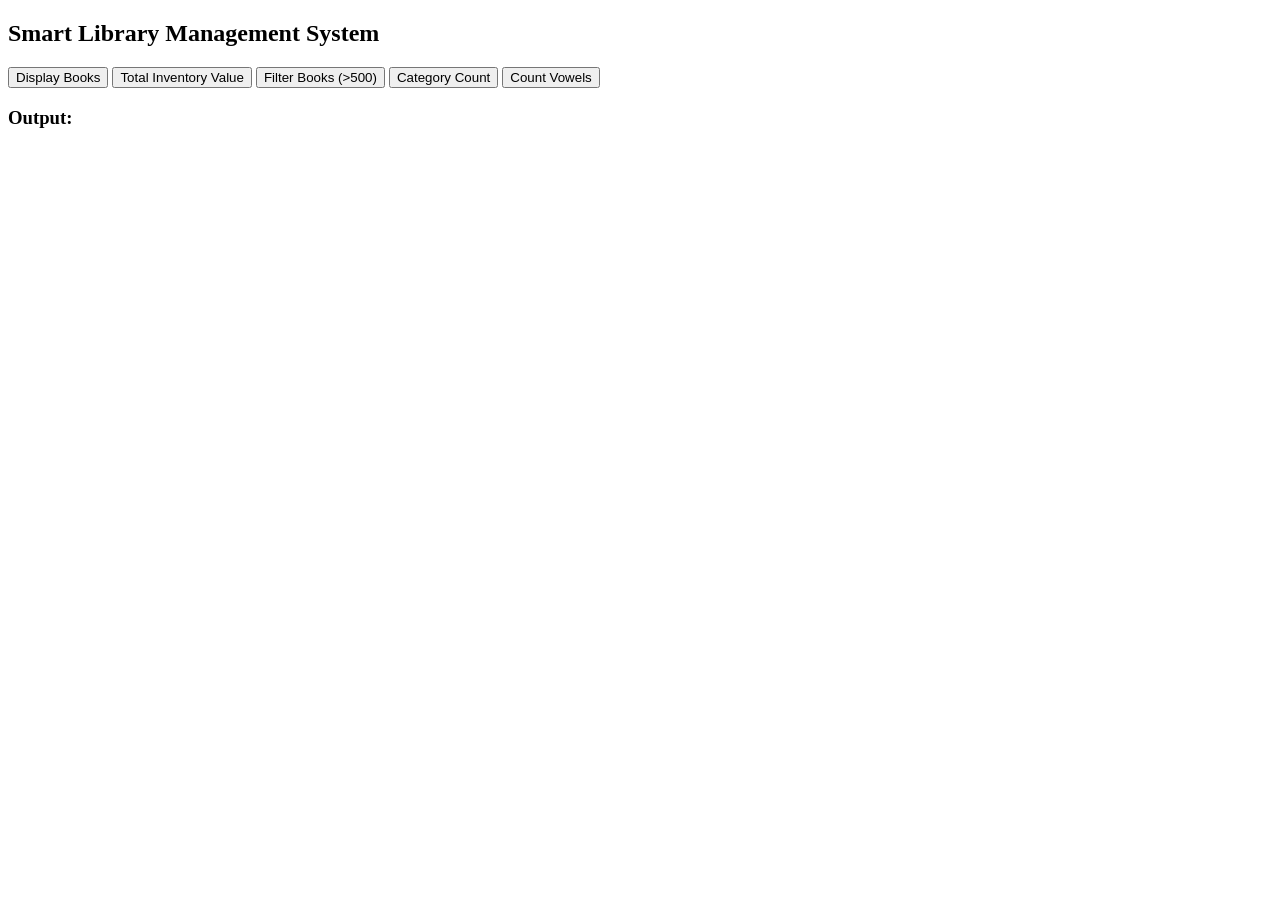
<file: Book.html>
<!DOCTYPE html>
<html>
<head>
  <title>Library Management System</title>
</head>
<body>

  <h2>Smart Library Management System</h2>

  <!-- Buttons for Event Handling -->
  <button onclick="displayBooks()">Display Books</button>
  <button onclick="totalValue()">Total Inventory Value</button>
  <button onclick="filterBooks()">Filter Books (>500)</button>
  <button onclick="categoryCount()">Category Count</button>
  <button onclick="countVowels()">Count Vowels</button>

  <h3>Output:</h3>
  <div id="output"></div>

<script>

// Book Data
const books = [
  { id: 1, title: "JavaScript Basics", author: "John", price: 600, quantity: 2, category: "Programming" },
  { id: 2, title: "Python Guide", author: "Alice", price: 450, quantity: 3, category: "Programming" },
  { id: 3, title: "Data Science", author: "Bob", price: 800, quantity: 1, category: "Data" },
  { id: 4, title: "English Grammar", author: "Smith", price: 300, quantity: 4, category: "Language" }
];

// 1. Display Book Details
function displayBooks() {
  let result = "";
  for (let book of books) {
    for (let key in book) {
      result += key + ": " + book[key] + "<br>";
    }
    result += "<hr>";
  }
  document.getElementById("output").innerHTML = result;
}

// 2. Total Inventory Value
function totalValue() {
  let total = 0;
  for (let book of books) {
    total += book.price * book.quantity;
  }
  document.getElementById("output").innerHTML = "Total Inventory Value: " + total;
}

// 3. Filter Books by Price
function filterBooks() {
  let result = "Books with price > 500:<br>";
  for (let book of books) {
    if (book.price > 500) {
      result += book.title + "<br>";
    }
  }
  document.getElementById("output").innerHTML = result;
}

// 4. Category-wise Count
function categoryCount() {
  let count = {};
  for (let book of books) {
    if (count[book.category]) {
      count[book.category]++;
    } else {
      count[book.category] = 1;
    }
  }

  let result = "Category Count:<br>";
  for (let key in count) {
    result += key + ": " + count[key] + "<br>";
  }

  document.getElementById("output").innerHTML = result;
}

// 5. Count Vowels in Titles
function countVowels() {
  let count = 0;
  const vowels = "aeiouAEIOU";

  for (let book of books) {
    for (let char of book.title) {
      if (vowels.includes(char)) {
        count++;
      }
    }
  }

  document.getElementById("output").innerHTML = "Total Vowels in Titles: " + count;
}

</script>

</body>
</html>
</file>
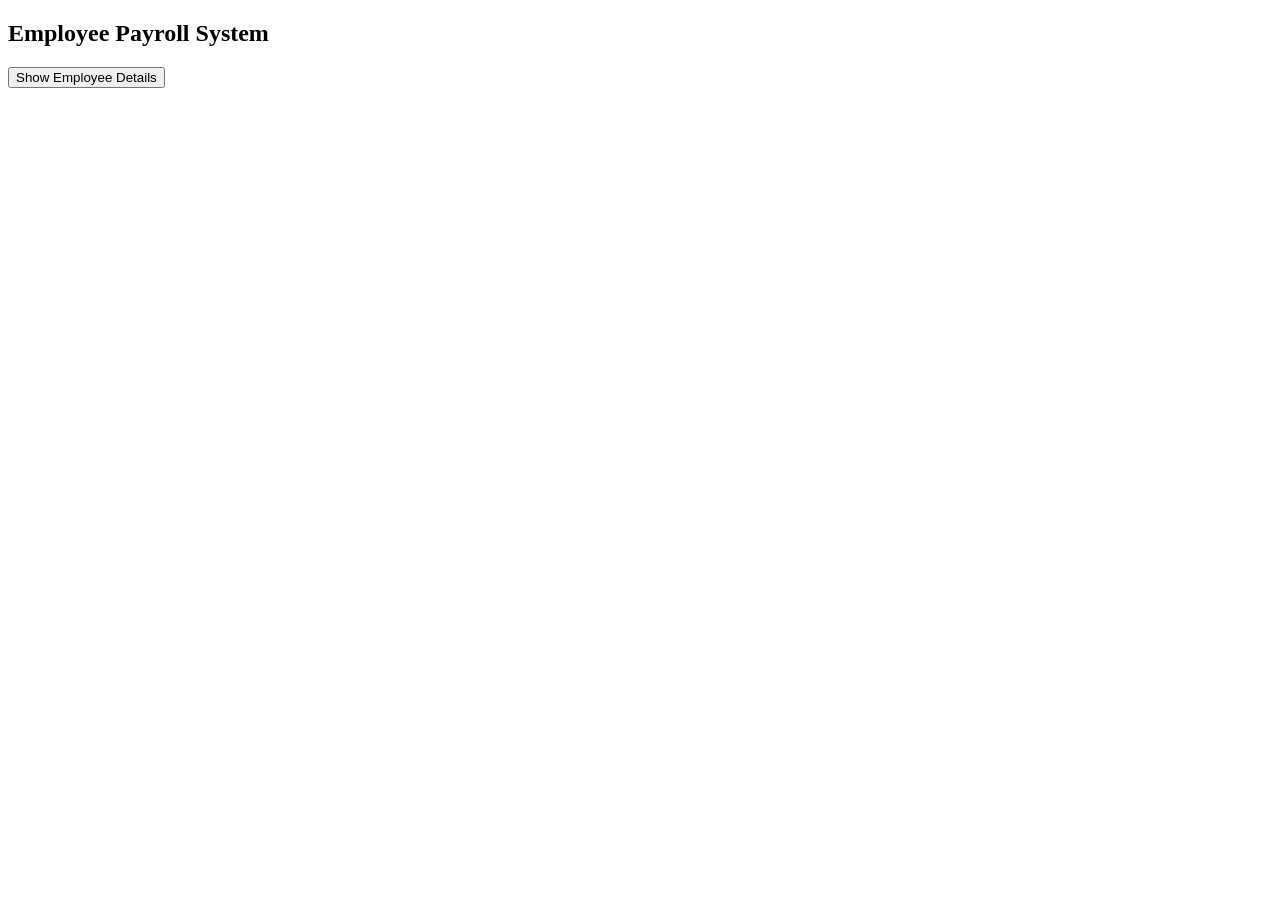
<file: Employee.html>
<!DOCTYPE html>
<html>
<head>
  <title>Employee Payroll</title>
</head>
<body>
<h2>Employee Payroll System</h2>
<button onclick="showEmployee()">Show Employee Details</button>
<div id="output"></div>
<script>
  class Employee {
    constructor(name, basic, ...allowances) {
      this.name = name;
      this.basic = basic;
      this.allowances = allowances;
    }

    getTotalSalary = () => {
      const total = this.allowances.reduce((sum, a) => sum + a, 0);
      return this.basic + total;
    };
  }
  const showEmployee = () => {
    const emp = new Employee("Jhansi", 30000, 2000, 1500, 1000);
    const { name, basic, allowances } = emp;
    document.getElementById("output").innerHTML = `
      <p>Name: ${name}</p>
      <p>Basic Salary: ${basic}</p>
      <p>Allowances: ${allowances.join(", ")}</p>
      <p>Total Salary: ${emp.getTotalSalary()}</p>
    `;
  };
</script>
</body>
</html>
</file>
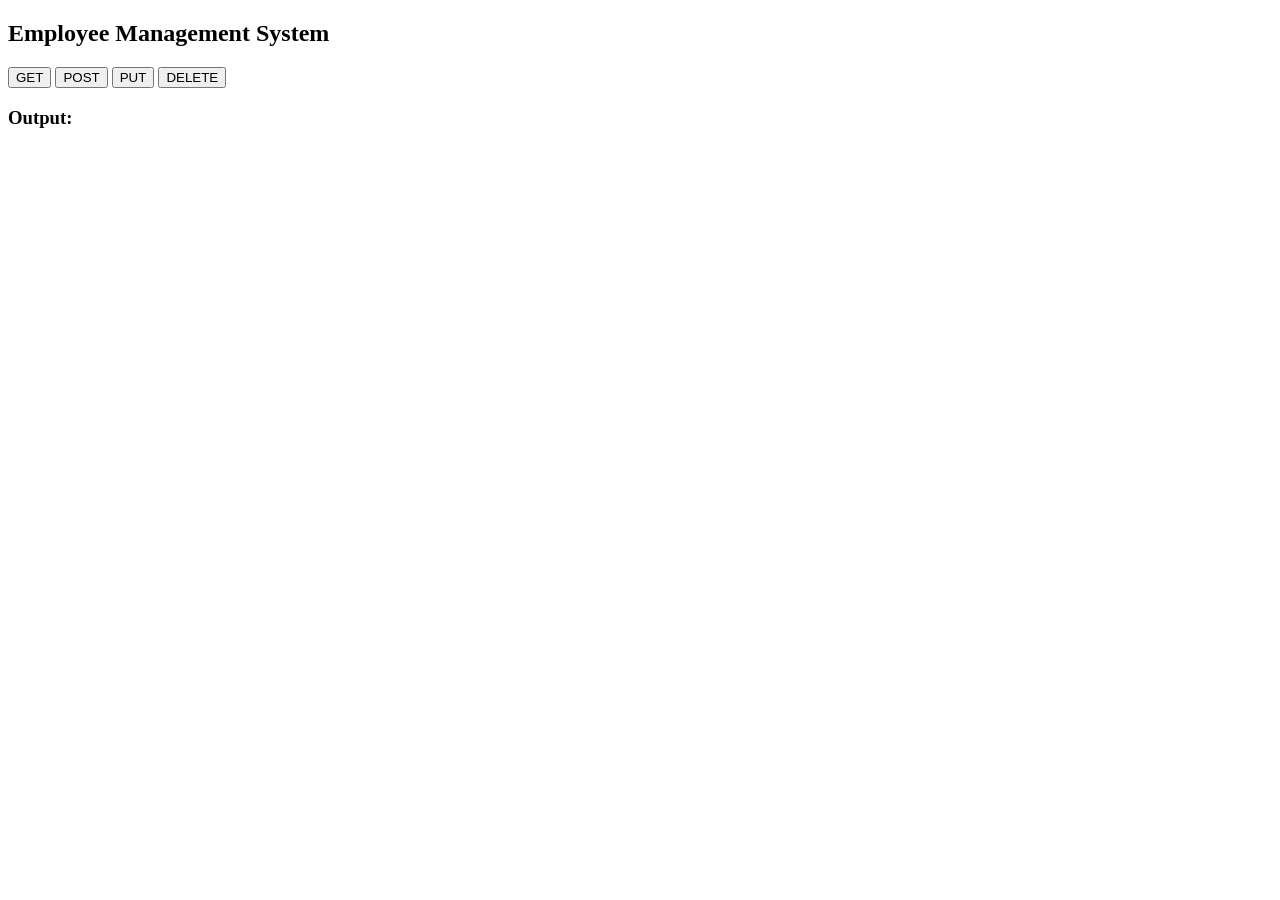
<file: EmployeePromises.html>
<!DOCTYPE html>
<html>
<head>
    <title>Employee Management System</title>
</head>
<body>

<h2>Employee Management System</h2>

<button onclick="getEmployee()">GET</button>
<button onclick="addEmployee()">POST</button>
<button onclick="updateEmployee()">PUT</button>
<button onclick="deleteEmployee()">DELETE</button>

<h3>Output:</h3>
<p id="output"></p>

<script>

    // GET Employee Details
    function getEmployee() {

        document.getElementById("output").innerHTML =

        "<h3>Employee List</h3>" +

        "1. Name: Jhansi <br>" +
        "Salary: 80000 <br>" +
        "Email: Jhansi@gmail.com <br><br>" +

        "2. Name: Sravya <br>" +
        "Salary: 40000 <br>" +
        "Email: Sravya@gmail.com";
    }


    // POST Add New Employee
    function addEmployee() {

        document.getElementById("output").innerHTML =

        "<h3>Updated Employee List</h3>" +

        "1. Name: Jhansi <br>" +
        "Salary: 80000 <br>" +
        "Email: radha@gmail.com <br><br>" +

        "2. Name: Sravya <br>" +
        "Salary: 40000 <br>" +
        "Email: Sravya@gmail.com <br><br>" +

        "3. Name: Nandu <br>" +
        "Salary: 65000 <br>" +
        "Email: Nandu@gmail.com";
    }


    // PUT Update Employee Details
    function updateEmployee() {

        document.getElementById("output").innerHTML =

        "<h3>Updated Employee Details</h3>" +

        "1. Name: Jhansi Priya <br>" +
        "Salary: 60000 <br>" +
        "Email: radha123@gmail.com <br><br>" +

        "2. Name: Sravya <br>" +
        "Salary: 40000 <br>" +
        "Email: Sravya@gmail.com <br><br>" +

        "3. Name: Nandu <br>" +
        "Salary: 65000 <br>" +
        "Email: Nandu@gmail.com";
    }


    // DELETE Employee
    function deleteEmployee() {

        document.getElementById("output").innerHTML =

        "<h3>Employee List After Delete</h3>" +

        "1. Name: Jhansi Priya <br>" +
        "Salary: 80000 <br>" +
        "Email: Jhansi123@gmail.com <br><br>" +

        "2. Name: Nandu <br>" +
        "Salary: 65000 <br>" +
        "Email: Nandu@gmail.com";
    }

</script>

</body>
</html>
</file>
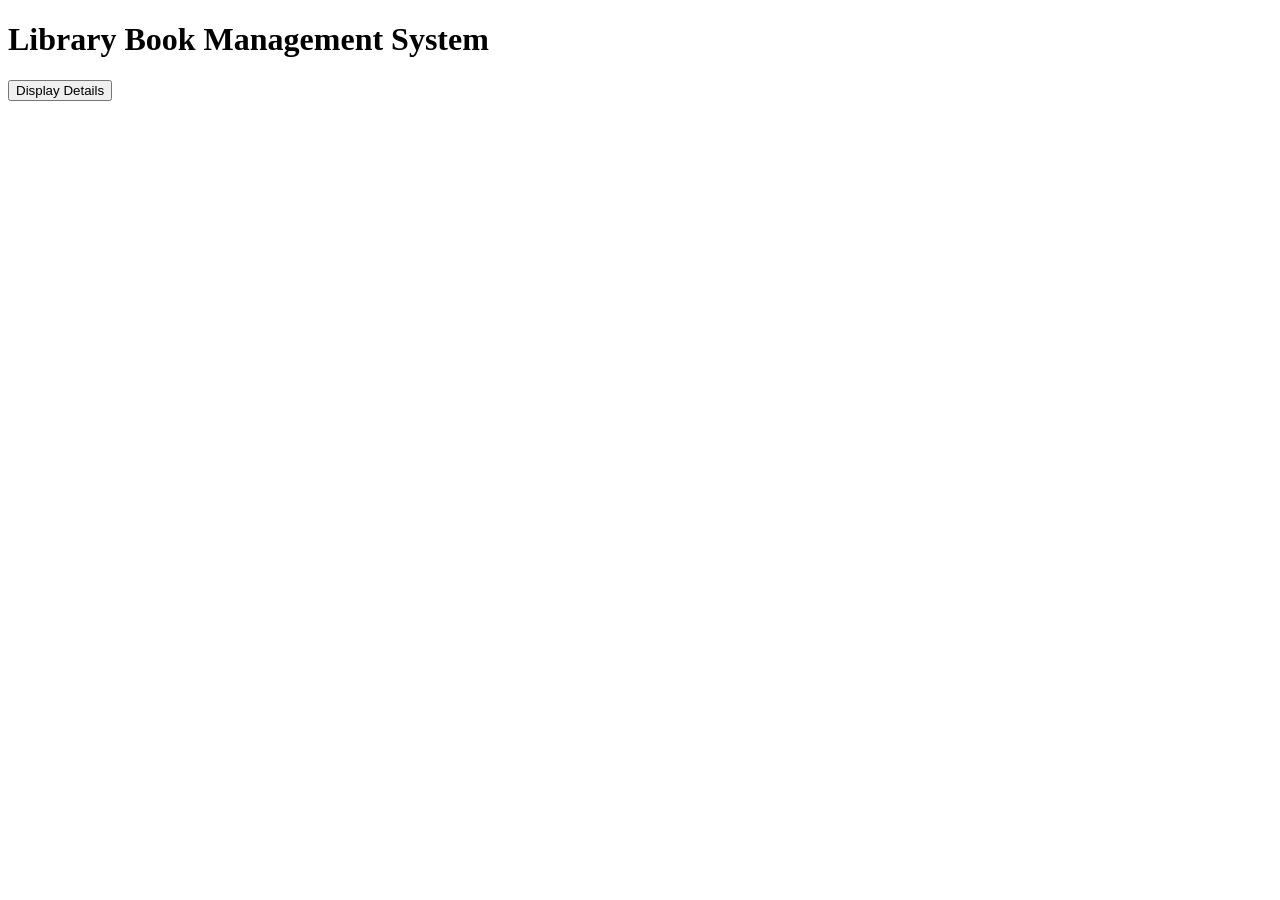
<file: Librarybook.html>
<!DOCTYPE html>
<html>
    <head>

    </head>
    <body>
        <h1>Library Book Management System</h1>
        <button onclick="DisplayDetails()">Display Details</button>
        <p id="output"></p>
        <script>
            class Book{
                constructor(title,author,price,...discounts){
                    this.title=title;
                    this.author=author;
                    this.price=price;
                    this.discounts=discounts;
                }
                
                finalprice=()=>{
                    const totaldis=this.discounts.reduce((sum,d)=>sum+d,0);
                    return this.price-totaldis;
                };
            }
            const DisplayDetails=()=>{
                const book=new Book("Polity","Shaik",4000,89,90,78);
                const{title,author,price,discounts}=book;
                    document.getElementById("output").innerHTML = `
                    <p>Name: ${title}</p>
                    <p>Author: ${author}</p>
                    <p>price: ${price}</p>
                   <p>Total Cost: ${book.finalprice()}</p>
                  `;

            }
        </script>
    </body>
</html>
</file>
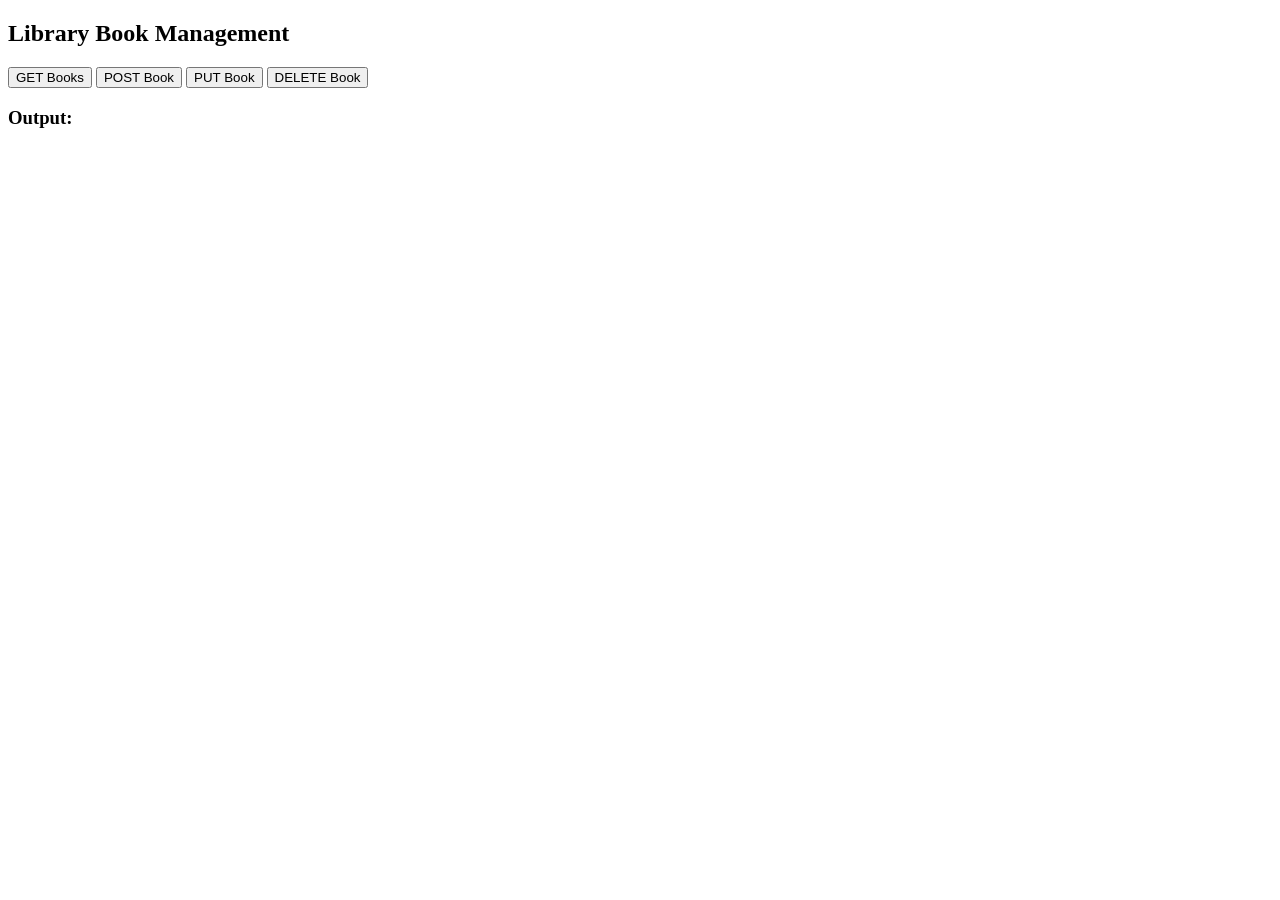
<file: LibraryPromises.html>
<!DOCTYPE html>
<html>
<head>
    <title>Library Management System</title>
</head>
<body>

<h2>Library Book Management</h2>

<button onclick="getBooks()">GET Books</button>
<button onclick="addBook()">POST Book</button>
<button onclick="updateBook()">PUT Book</button>
<button onclick="deleteBook()">DELETE Book</button>

<h3>Output:</h3>
<p id="output"></p>

<script>

    // GET Books
    function getBooks() {

        document.getElementById("output").innerHTML =

        "<h3>Book List</h3>" +

        "1. Book: The Alchemist <br>" +
        "Author: Paulo Coelho <br>" +
        "Price: 400 <br><br>" +

        "2. Book: Atomic Habits <br>" +
        "Author: James Clear <br>" +
        "Price: 550";
    }


    // POST Add New Book
    function addBook() {

        document.getElementById("output").innerHTML =

        "<h3>Updated Book List</h3>" +

        "1. Book: The Alchemist <br>" +
        "Author: Paulo Coelho <br>" +
        "Price: 400 <br><br>" +

        "2. Book: Atomic Habits <br>" +
        "Author: James Clear <br>" +
        "Price: 550 <br><br>" +

        "3. Book: Ikigai <br>" +
        "Author: Hector Garcia <br>" +
        "Price: 300";
    }


    // PUT Update Book Details
    function updateBook() {

        document.getElementById("output").innerHTML =

        "<h3>Updated Book Details</h3>" +

        "1. Book: The Alchemist - Special Edition <br>" +
        "Author: Paulo Coelho <br>" +
        "Price: 650 <br><br>" +

        "2. Book: Atomic Habits <br>" +
        "Author: James Clear <br>" +
        "Price: 550 <br><br>" +

        "3. Book: Ikigai <br>" +
        "Author: Hector Garcia <br>" +
        "Price: 300";
    }


    // DELETE Book
    function deleteBook() {

        document.getElementById("output").innerHTML =

        "<h3>Book List After Delete</h3>" +

        "1. Book: The Alchemist - Special Edition <br>" +
        "Author: Paulo Coelho <br>" +
        "Price: 650 <br><br>" +

        "2. Book: Ikigai <br>" +
        "Author: Hector Garcia <br>" +
        "Price: 300";
    }

</script>

</body>
</html>
</file>
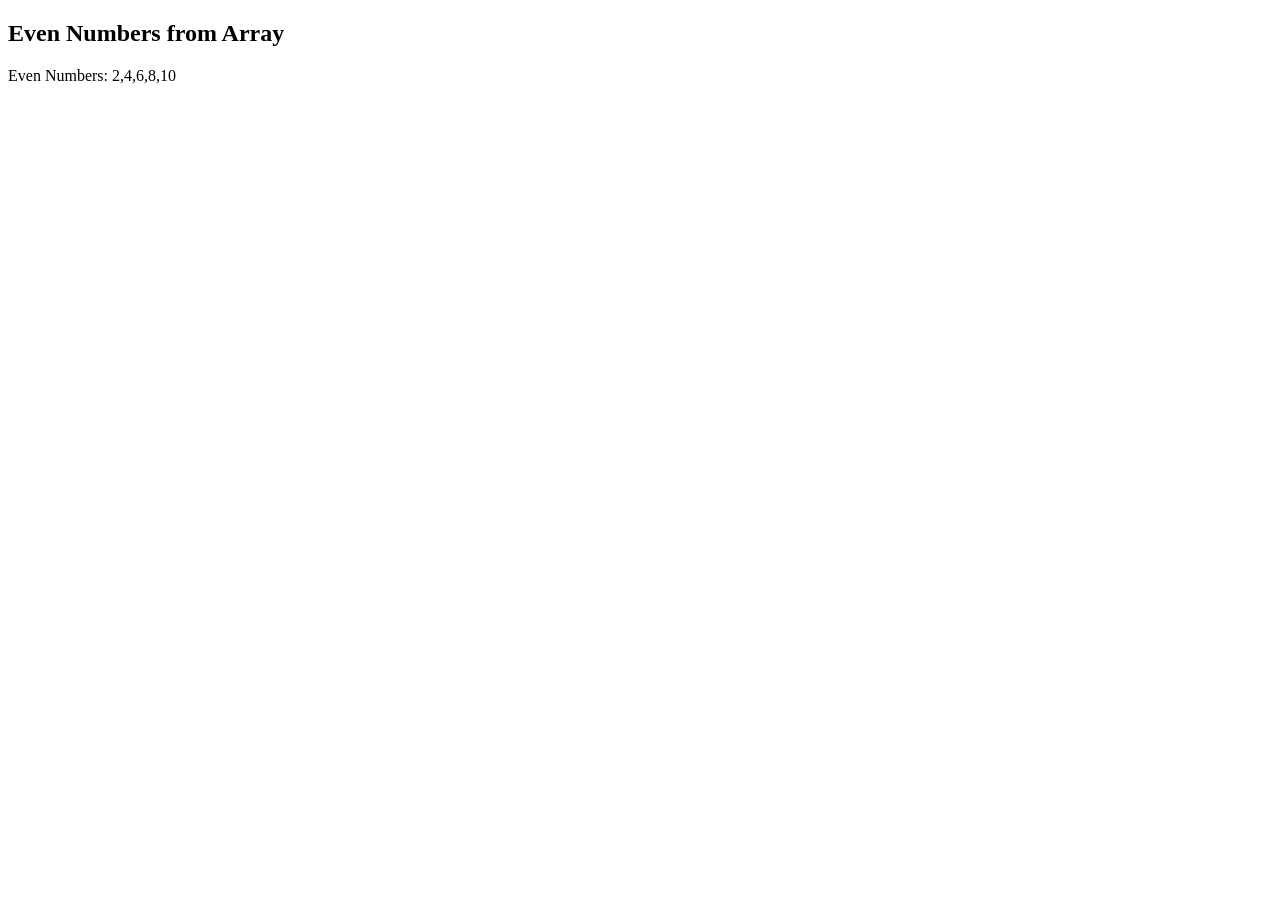
<file: OnlineShopping.html>
<!DOCTYPE html>
<html>
<head>
    <title>Even Numbers from Array</title>
</head>

<body>

    <h2>Even Numbers from Array</h2>

    <p id="result"></p>

    <script>

        let numbers = [1, 2, 3, 4, 5, 6, 7, 8, 9, 10];

        let evenNumbers = [];

        for(let i = 0; i < numbers.length; i++) {

            if(numbers[i] % 2 == 0) {

                evenNumbers.push(numbers[i]);

            }

        }

        document.getElementById("result").innerHTML =
            "Even Numbers: " + evenNumbers;

    </script>

</body>
</html>
</file>
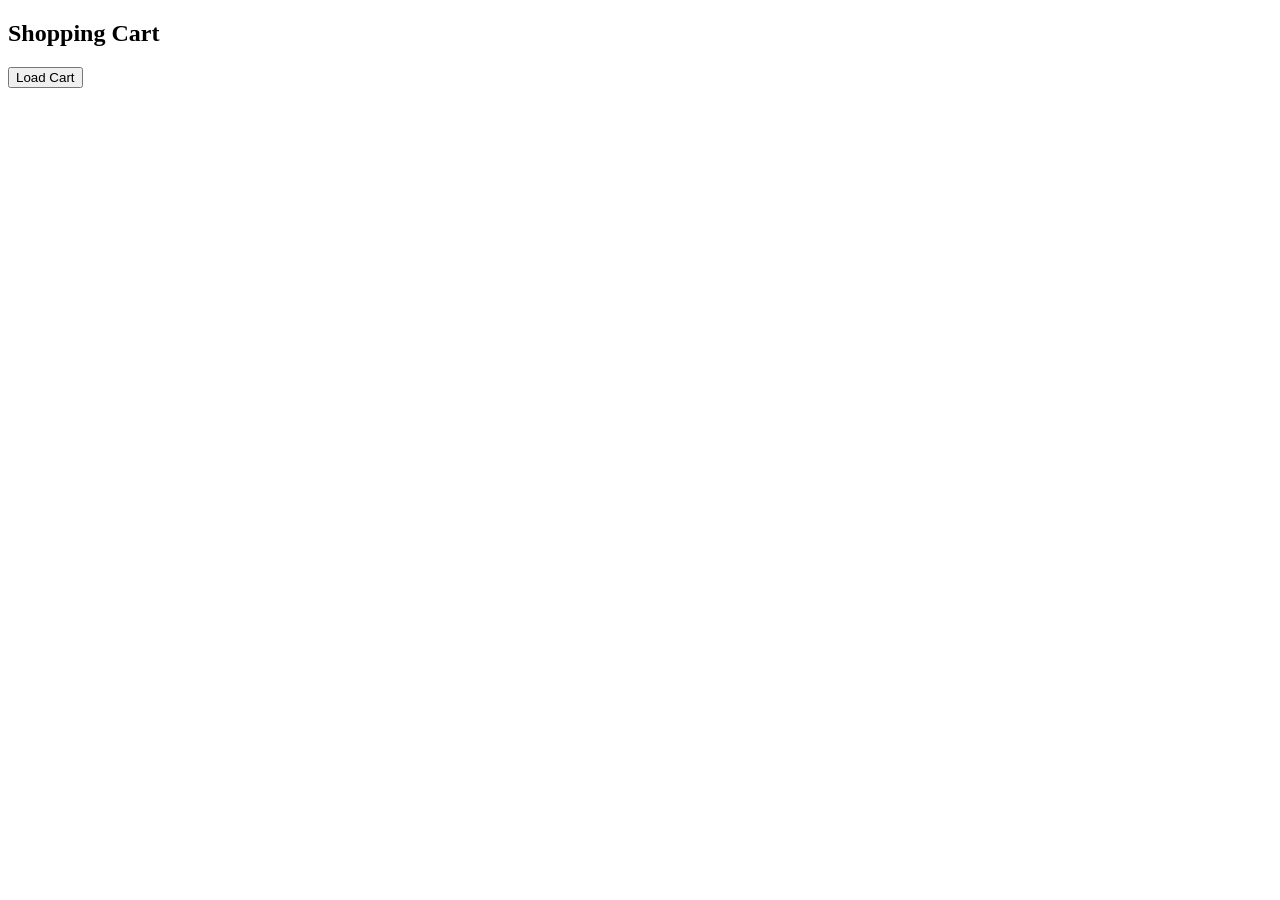
<file: ProductCart.html>
<!DOCTYPE html>
<html>
<head>
  <title>Shopping Cart</title>
</head>
<body>

<h2>Shopping Cart</h2>

<button onclick="loadCart()">Load Cart</button>

<div id="cart"></div>

<script>
  const cart1 = [
    { name: "Laptop", price: 50000 },
    { name: "Mouse", price: 500 }
  ];

  const cart2 = [
    { name: "Keyboard", price: 1500 },
    { name: "Headphones", price: 2000 }
  ];

  const loadCart = () => {
    const allProducts = [...cart1, ...cart2];

    const total = allProducts.reduce((sum, item) => sum + item.price, 0);

    let output = "";

    allProducts.forEach(({ name, price }) => {
      output += `<p>Product: ${name}, Price: ${price}</p>`;
    });

    output += `<h3>Total Price: ${total}</h3>`;

    document.getElementById("cart").innerHTML = output;
  };
</script>

</body>
</html>
</file>
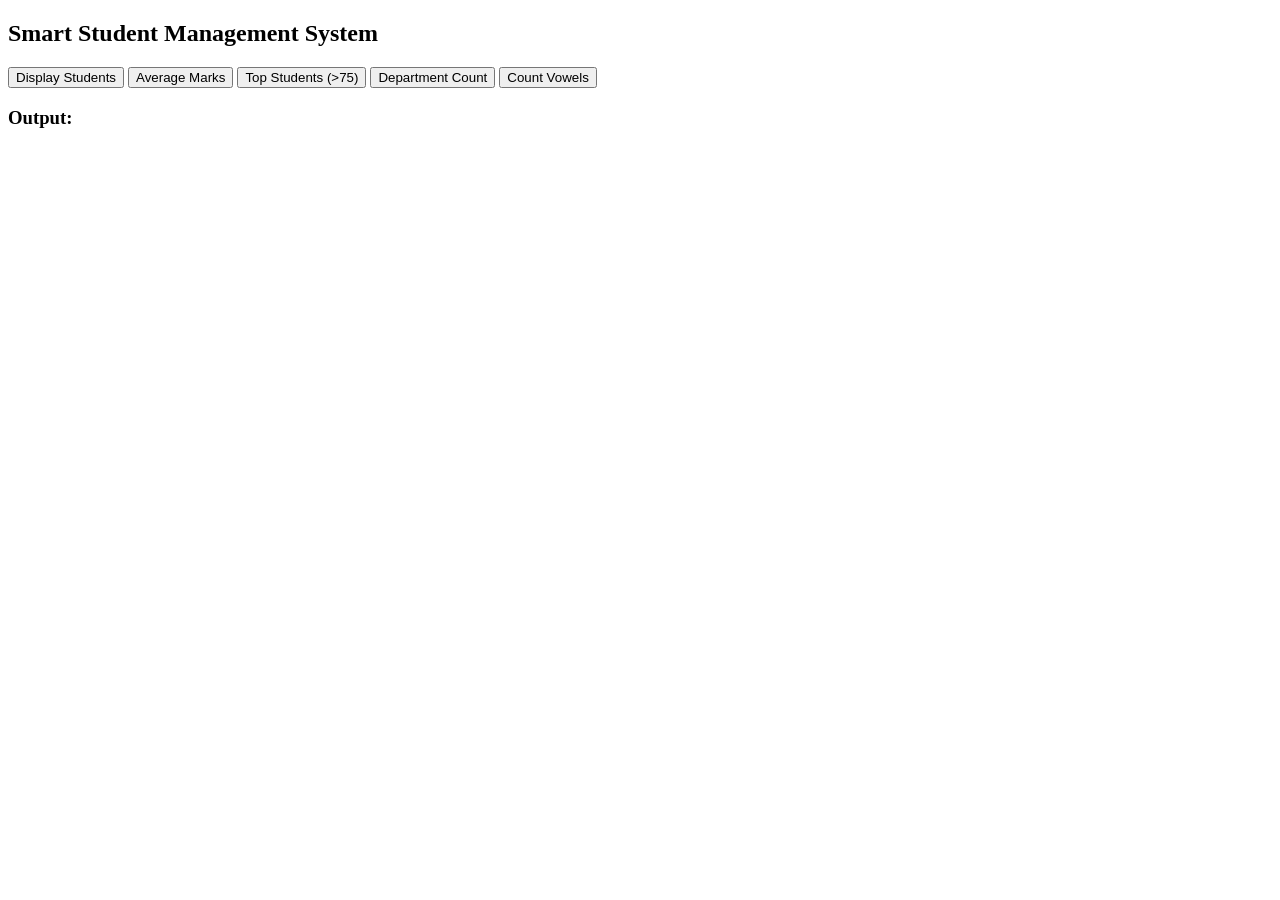
<file: Student.html>
<!DOCTYPE html>
<html>
<head>
  <title>Student Management System</title>
</head>
<body>

  <h2>Smart Student Management System</h2>

  <button onclick="displayStudents()">Display Students</button>
  <button onclick="averageMarks()">Average Marks</button>
  <button onclick="topStudents()">Top Students (>75)</button>
  <button onclick="departmentCount()">Department Count</button>
  <button onclick="countVowels()">Count Vowels</button>

  <h3>Output:</h3>
  <div id="output"></div>

  <script>

  const students = [
  { id: 1, name: "Jhansi", marks: 94, department: "CSIT", attendance:95},
  { id: 2, name: "Lahari", marks: 96, department: "CSE", attendance:90},
  { id: 3, name: "Keerthi", marks: 85, department: "ECE", attendance:85},
  { id: 4, name: "Akshitha", marks: 82, department: "EEE", attendance:80}
  ];

  function displayStudents(){
    let result="";
    for(let student of students){
        for(let key in student){
            result += key + ": " + student[key] + "<br>";
        }
        result += "<hr>";
    }
    document.getElementById("output").innerHTML=result;
  }

  function averageMarks() {
    let total=0;
    for(let student of students){
        total += student.marks;
    }
    let avg = total/students.length;
    document.getElementById("output").innerHTML="Average Marks: " + avg;
  }

  function topStudents(){
    let result="Students with marks > 75:<br>";
    for(let student of students){
        if(student.marks > 75){
            result += student.name + "<br>";
        }
    }
    document.getElementById("output").innerHTML=result;
  }
  
   function departmentCount() {
    let count={};
    for(let student of students){
        if(count[student.department]){
            count[student.department]++;
        } else{
            count[student.department]=1;
        }
    }
    let result= "Department Count:<br>";
    for(let key in count){
        result += key + ": " + count[key] + "<br>";
    }
    document.getElementById("output").innerHTML=result;
   } 

   function countVowels() {
    let count=0;
    const vowels="aeiouAEIOU";
    for(let student of students){
        for(let char of student.name){
            if(vowels.includes(char)){
                count++;
            }
        }
    }
    document.getElementById("output").innerHTML = "Total Vowels in Names: " + count;
   }
   </script>
   </body>
   </html>
</file>
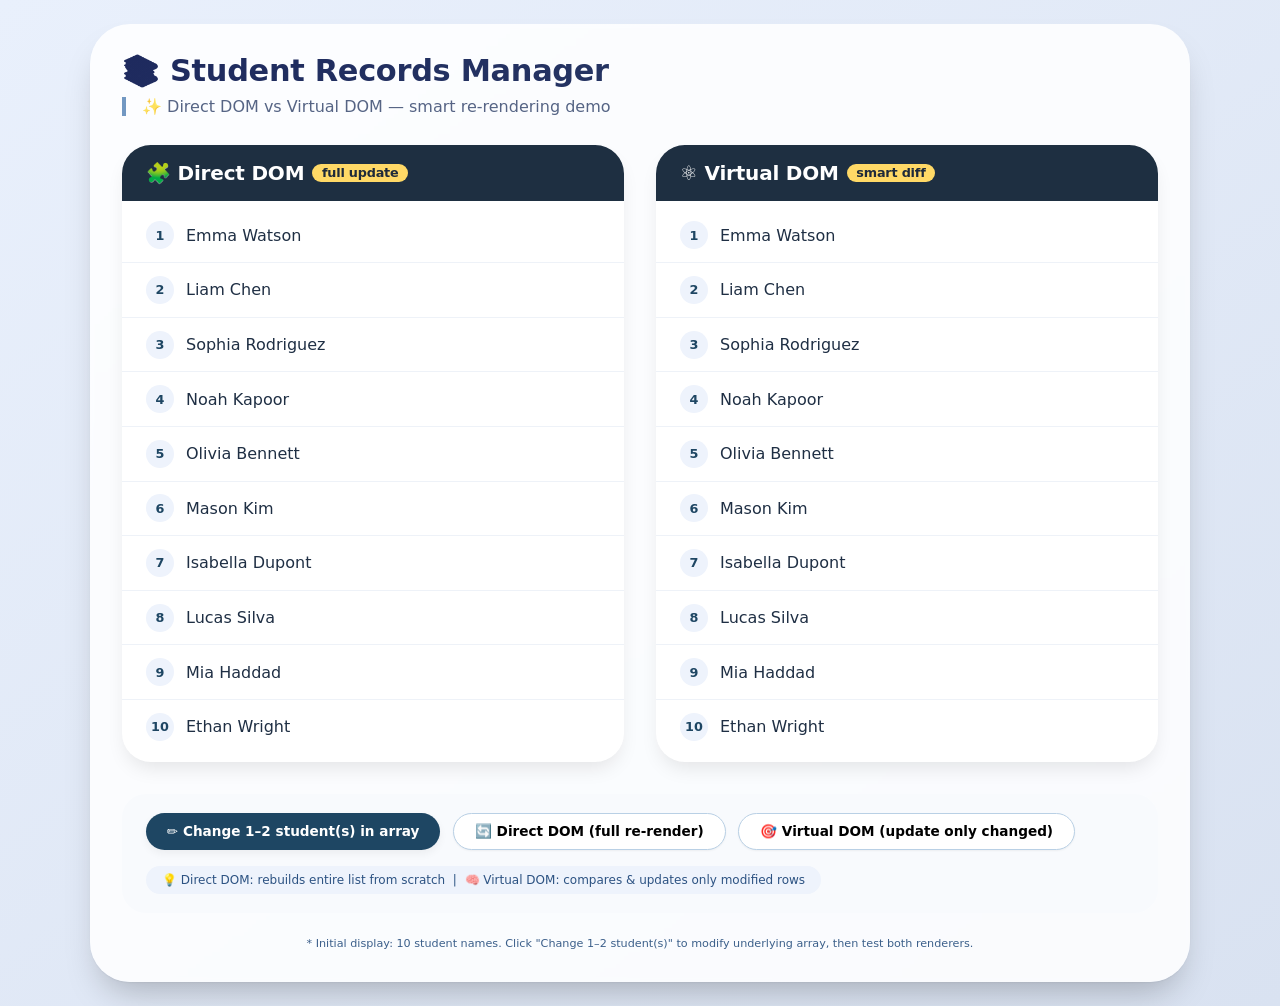
<file: StudentRecords.html>
<!DOCTYPE html>
<html lang="en">
<head>
  <meta charset="UTF-8">
  <meta name="viewport" content="width=device-width, initial-scale=1.0, user-scalable=yes">
  <title>Student Records: Direct DOM vs Virtual DOM Demo</title>
  <style>
    * {
      box-sizing: border-box;
      font-family: system-ui, 'Segoe UI', 'Inter', 'Roboto', sans-serif;
    }

    body {
      background: linear-gradient(145deg, #e9f0fc 0%, #d9e2f1 100%);
      margin: 0;
      min-height: 100vh;
      display: flex;
      justify-content: center;
      align-items: center;
      padding: 1.5rem;
    }

    .app-container {
      max-width: 1100px;
      width: 100%;
      background: rgba(255, 255, 255, 0.85);
      backdrop-filter: blur(2px);
      border-radius: 2.5rem;
      padding: 1.8rem 2rem 2rem 2rem;
      box-shadow: 0 20px 35px -12px rgba(0, 0, 0, 0.25), 0 1px 2px rgba(0, 0, 0, 0.05);
      transition: all 0.2s ease;
    }

    h1 {
      font-size: 1.9rem;
      font-weight: 700;
      margin: 0 0 0.25rem 0;
      background: linear-gradient(135deg, #1E2A5E, #2c3e66);
      background-clip: text;
      -webkit-background-clip: text;
      color: transparent;
      letter-spacing: -0.3px;
    }

    .sub {
      color: #2c3e66;
      border-left: 4px solid #4f7eb3;
      padding-left: 1rem;
      margin: 0.5rem 0 1.8rem 0;
      font-weight: 500;
      opacity: 0.8;
    }

    .grid-layout {
      display: flex;
      flex-wrap: wrap;
      gap: 2rem;
      margin-bottom: 2rem;
    }

    .card {
      flex: 1;
      min-width: 260px;
      background: white;
      border-radius: 1.8rem;
      overflow: hidden;
      box-shadow: 0 10px 20px -5px rgba(0, 0, 0, 0.1);
      transition: transform 0.2s;
    }

    .card:hover {
      transform: translateY(-3px);
    }

    .card-header {
      background: #1e2f41;
      padding: 1rem 1.5rem;
      color: white;
      font-weight: 600;
      font-size: 1.25rem;
      letter-spacing: -0.2px;
      display: flex;
      align-items: center;
      gap: 0.5rem;
    }

    .card-header span {
      background: #ffd966;
      color: #1e2a3a;
      border-radius: 40px;
      padding: 0.1rem 0.6rem;
      font-size: 0.8rem;
      font-weight: bold;
    }

    .student-list {
      list-style: none;
      margin: 0;
      padding: 0.5rem 0;
    }

    .student-item {
      padding: 0.8rem 1.5rem;
      border-bottom: 1px solid #eef2f8;
      display: flex;
      align-items: center;
      gap: 0.75rem;
      font-size: 1rem;
      transition: background 0.1s ease;
    }

    .student-item:last-child {
      border-bottom: none;
    }

    .student-index {
      font-weight: 600;
      background: #eef3fc;
      width: 28px;
      height: 28px;
      display: inline-flex;
      align-items: center;
      justify-content: center;
      border-radius: 30px;
      color: #1e4663;
      font-size: 0.8rem;
    }

    .student-name {
      font-weight: 500;
      color: #1f2f44;
      flex: 1;
    }

    .badge-updated {
      background: #e0f2fe;
      padding: 0.2rem 0.7rem;
      border-radius: 40px;
      font-size: 0.7rem;
      font-weight: 600;
      color: #0c6b8f;
      white-space: nowrap;
    }

    /* action zone */
    .actions-panel {
      margin-top: 0.8rem;
      background: #f8fafd;
      border-radius: 1.5rem;
      padding: 1.2rem 1.5rem;
      display: flex;
      flex-wrap: wrap;
      align-items: center;
      gap: 1rem;
      justify-content: space-between;
    }

    .btn-group {
      display: flex;
      flex-wrap: wrap;
      gap: 0.8rem;
    }

    button {
      background: white;
      border: none;
      padding: 0.6rem 1.3rem;
      border-radius: 3rem;
      font-weight: 600;
      font-size: 0.85rem;
      cursor: pointer;
      transition: all 0.2s;
      box-shadow: 0 1px 2px rgba(0, 0, 0, 0.05);
      border: 1px solid #cddfed;
      display: inline-flex;
      align-items: center;
      gap: 0.4rem;
    }

    button i {
      font-style: normal;
      font-weight: bold;
    }

    .btn-primary {
      background: #1e4663;
      color: white;
      border: none;
      box-shadow: 0 4px 8px rgba(0, 0, 0, 0.05);
    }

    .btn-primary:hover {
      background: #0f3550;
      transform: scale(0.97);
    }

    .btn-outline {
      background: white;
      border: 1px solid #b9d0e5;
    }

    .btn-outline:hover {
      background: #eef3fc;
      border-color: #7fa1c2;
    }

    .info-note {
      background: #eef3fc;
      padding: 0.45rem 1rem;
      border-radius: 2rem;
      font-size: 0.75rem;
      color: #2c5282;
      font-weight: 500;
    }

    hr {
      margin: 1rem 0;
      border: none;
      height: 1px;
      background: linear-gradient(to right, #cbdde9, transparent);
    }

    footer {
      font-size: 0.7rem;
      text-align: center;
      margin-top: 1.5rem;
      color: #3b5f8a;
    }

    @media (max-width: 700px) {
      .app-container {
        padding: 1rem;
      }
      .student-item {
        padding: 0.6rem 1rem;
      }
    }
  </style>
</head>
<body>
<div class="app-container">
  <h1>📚 Student Records Manager</h1>
  <div class="sub">✨ Direct DOM vs Virtual DOM — smart re‑rendering demo</div>

  <div class="grid-layout">
    <!-- DIRECT DOM PANEL (full re-render) -->
    <div class="card">
      <div class="card-header">
        🧩 Direct DOM
        <span>full update</span>
      </div>
      <div id="directListContainer">
        <!-- dynamically rendered student list here -->
        <ul class="student-list" id="directStudentList">
          <li class="student-item">Loading...</li>
        </ul>
      </div>
    </div>

    <!-- VIRTUAL DOM PANEL (targeted update) -->
    <div class="card">
      <div class="card-header">
        ⚛️ Virtual DOM
        <span>smart diff</span>
      </div>
      <div id="virtualListContainer">
        <ul class="student-list" id="virtualStudentList">
          <li class="student-item">Loading...</li>
        </ul>
      </div>
    </div>
  </div>

  <!-- Control zone: change names + re-render triggers -->
  <div class="actions-panel">
    <div class="btn-group">
      <button id="changeNamesBtn" class="btn-primary">✏️ Change 1–2 student(s) in array</button>
      <button id="directRenderBtn" class="btn-outline">🔄 Direct DOM (full re-render)</button>
      <button id="virtualRenderBtn" class="btn-outline">🎯 Virtual DOM (update only changed)</button>
    </div>
    <div class="info-note">
      💡 Direct DOM: rebuilds entire list from scratch &nbsp;|&nbsp;
      🧠 Virtual DOM: compares & updates only modified rows
    </div>
  </div>
  <footer>
    * Initial display: 10 student names. Click "Change 1–2 student(s)" to modify underlying array, then test both renderers.
  </footer>
</div>

<script>
  // ---------- INITIAL STUDENT ARRAY (10 records) ----------
  let students = [
    { id: 1, name: "Emma Watson", updated: false },
    { id: 2, name: "Liam Chen", updated: false },
    { id: 3, name: "Sophia Rodriguez", updated: false },
    { id: 4, name: "Noah Kapoor", updated: false },
    { id: 5, name: "Olivia Bennett", updated: false },
    { id: 6, name: "Mason Kim", updated: false },
    { id: 7, name: "Isabella Dupont", updated: false },
    { id: 8, name: "Lucas Silva", updated: false },
    { id: 9, name: "Mia Haddad", updated: false },
    { id: 10, name: "Ethan Wright", updated: false }
  ];

  // Helper: reset the 'updated' flag for all students (called before new changes to show accurate highlight)
  function resetUpdatedFlags() {
    for (let s of students) {
      s.updated = false;
    }
  }

  // Function: Modify one or two random students in the array (changes name and sets updated flag = true)
  // This simulates "changing the name of one or two students in the array"
  function modifyOneOrTwoStudents() {
    // Ensure we reset previous update flags so that only current modifications are highlighted
    resetUpdatedFlags();
    
    const numChanges = Math.random() > 0.5 ? 1 : 2;   // randomly choose 1 or 2 students to modify
    const indices = new Set();
    while (indices.size < numChanges) {
      const randomIndex = Math.floor(Math.random() * students.length);
      indices.add(randomIndex);
    }
    
    // list of name variations to create obvious changes
    const nameVariants = [
      "🌱 Nova Reed", "⭐ Zara Quinn", "🔹 Aris Thorne", "✨ Milo Vance", "🌀 Lena Cross",
      "🎯 Felix Park", "⚡ Sasha Wells", "🌟 Jordan Blythe", "💡 Casey Morgan", "🎨 Riley Hart"
    ];
    
    for (let idx of indices) {
      const originalStudent = students[idx];
      // Generate a new distinct name (avoid endless same but it's fine)
      const randomNewName = nameVariants[Math.floor(Math.random() * nameVariants.length)] + ` (updated)`;
      // Alternatively ensure each changed student gets a unique-ish name
      students[idx] = {
        ...originalStudent,
        name: randomNewName,
        updated: true
      };
    }
    
    // Edge case: if by random indices we get the same student? no, set handles uniq.
    // Return changed indices for info
    return Array.from(indices);
  }

  // ========== 1. DIRECT DOM FUNCTION: full re-render from scratch ==========
  // This function uses the Direct DOM approach: completely rebuilds the list element
  function renderWithDirectDOM() {
    const container = document.getElementById("directStudentList");
    if (!container) return;
    
    // Create new ul element or clear existing? For direct dom we replace content fully.
    // According to "re-render the entire list" we will regenerate HTML and set innerHTML.
    // This is a classic direct DOM manipulation (blows away previous DOM nodes).
    let html = '';
    students.forEach((student, idx) => {
      const indexNum = idx + 1;
      const updatedBadge = student.updated ? '<span class="badge-updated">✨ updated</span>' : '';
      html += `
        <li class="student-item" data-id="${student.id}">
          <div class="student-index">${indexNum}</div>
          <div class="student-name">${escapeHtml(student.name)}</div>
          ${updatedBadge}
        </li>
      `;
    });
    container.innerHTML = html;
  }
  
  // Virtual DOM state FOR VIRTUAL PANEL ONLY: we store previous rendered representation
  // We'll implement a simple virtual DOM that holds a representation of the list items
  // and then applies minimal DOM updates based on differences.
  
  // Virtual representation: array of objects { id, name, updatedFlag, index }
  let lastVirtualState = [];   // stores previous rendered item data
  
  // Helper: escape HTML to avoid injection (good practice)
  function escapeHtml(str) {
    return str.replace(/[&<>]/g, function(m) {
      if (m === '&') return '&amp;';
      if (m === '<') return '&lt;';
      if (m === '>') return '&gt;';
      return m;
    }).replace(/[\uD800-\uDBFF][\uDC00-\uDFFF]/g, function(c) {
      return c;
    });
  }
  
  // Compute the current virtual representation from students array
  function getCurrentVirtualRepresentation() {
    return students.map((student, idx) => ({
      id: student.id,
      name: student.name,
      updated: student.updated,
      index: idx,
      displayIndex: idx + 1
    }));
  }
  
  // Efficient DOM update using diffing (only changes what's needed)
  // This simulates the Virtual DOM reconciliation (no framework, but pure JS diff + patch)
  function updateVirtualDOM() {
    const container = document.getElementById("virtualStudentList");
    if (!container) return;
    
    const newRepresentation = getCurrentVirtualRepresentation();
    
    // If no previous state exists or lastVirtualState length is 0, do initial full render
    if (lastVirtualState.length === 0) {
      // Full render for the first time (bootstrap)
      fullRenderVirtualList(container, newRepresentation);
      lastVirtualState = JSON.parse(JSON.stringify(newRepresentation)); // deep copy
      return;
    }
    
    // Diff: Compare each list item between lastVirtualState and newRepresentation
    // We assume the list has same length and IDs are stable (no reordering or removal, but we handle changes)
    // For robustness, we handle element updates if name or updated flag changed.
    const currentListItems = container.querySelectorAll('li.student-item');
    
    // If lengths mismatch due to some unforeseen array mutation (but we only modify names)
    // We'll do safe fallback - but our array length stays 10. However could expand, but ok.
    if (currentListItems.length !== newRepresentation.length) {
      // drastic change: full rebuild (edge case but still virtual comparison safe)
      fullRenderVirtualList(container, newRepresentation);
      lastVirtualState = JSON.parse(JSON.stringify(newRepresentation));
      return;
    }
    
    // Walk each existing list item and update only if content differs
    for (let i = 0; i < newRepresentation.length; i++) {
      const newItem = newRepresentation[i];
      const oldItem = lastVirtualState[i];
      const listItem = currentListItems[i];
      if (!listItem) continue;
      
      // Check if name changed OR updated flag changed
      const nameChanged = (oldItem?.name !== newItem.name);
      const updatedFlagChanged = (oldItem?.updated !== newItem.updated);
      
      if (nameChanged || updatedFlagChanged) {
        // Update inner content efficiently
        const nameSpan = listItem.querySelector('.student-name');
        if (nameSpan && nameChanged) {
          nameSpan.innerHTML = escapeHtml(newItem.name);
        }
        // update badge presence / absence
        let badgeSpan = listItem.querySelector('.badge-updated');
        if (newItem.updated) {
          if (!badgeSpan) {
            // badge missing, create and append
            badgeSpan = document.createElement('span');
            badgeSpan.className = 'badge-updated';
            badgeSpan.textContent = '✨ updated';
            listItem.appendChild(badgeSpan);
          } else {
            badgeSpan.textContent = '✨ updated';
          }
        } else {
          if (badgeSpan) {
            badgeSpan.remove();
          }
        }
        // Also maybe update data attributes, but not needed.
        // Additionally: index number could change? but indices are stable because we preserve order.
        // minor: ensure index display is correct when names only change, indices remain the same like 1..10.
      }
    }
    
    // After patch, update stored state snapshot
    lastVirtualState = JSON.parse(JSON.stringify(newRepresentation));
  }
  
  // Helper: full render for virtual list (initial or fallback)
  function fullRenderVirtualList(container, representation) {
    let html = '';
    for (let item of representation) {
      const updatedBadge = item.updated ? '<span class="badge-updated">✨ updated</span>' : '';
      html += `
        <li class="student-item" data-id="${item.id}">
          <div class="student-index">${item.displayIndex}</div>
          <div class="student-name">${escapeHtml(item.name)}</div>
          ${updatedBadge}
        </li>
      `;
    }
    container.innerHTML = html;
  }
  
  // Sync virtual container with current students using virtual DOM diff
  function renderWithVirtualDOM() {
    // This function implements virtual dom update only changed records.
    // It uses the internal diffing mechanism (updateVirtualDOM)
    updateVirtualDOM();
  }
  
  // Helper: BOTH panels should stay coherent after any change in STUDENTS array.
  // But we will not call render automatically: user explicitly tests each render method.
  // However, after array modification, both panels still show stale data until render triggered.
  // That's by design: user can see difference between "full re-render (direct DOM)" vs "smart update (virtual)".
  // Also: We'll provide initial rendering for both panels on page load.
  
  // Initialize first render for both panels (display 10 names)
  function initialRender() {
    // Reset any updated flags (fresh start)
    resetUpdatedFlags();
    // Ensure no leftover "updated" markers in the initial state.
    // Make sure all updated = false.
    students = students.map(s => ({ ...s, updated: false }));
    // direct DOM full render
    renderWithDirectDOM();
    // Virtual DOM: reset lastVirtualState and perform full render
    const virtualContainer = document.getElementById("virtualStudentList");
    if (virtualContainer) {
      const freshRep = getCurrentVirtualRepresentation();
      fullRenderVirtualList(virtualContainer, freshRep);
      lastVirtualState = JSON.parse(JSON.stringify(freshRep));
    } else {
      renderWithVirtualDOM(); 
    }
  }
  
  // ---------- event handlers with clear array mutation & render demonstration -----
  // Handler: "Change 1–2 student(s) in array" 
  // This modifies the underlying students array (updates name + sets updated flag)
  // After this, the UI stays as before until user clicks one of the render buttons.
  // BUT we also want optionally to allow re-render demonstration. So after modify, we do NOT auto-render.
  // But we display helper info: user must click direct or virtual.
  let lastChangedMessageTimeout = null;
  function changeStudentRecords() {
    const changedIndices = modifyOneOrTwoStudents();
    // Optionally show a small transient feedback, but NOT auto render.
    // ensure that we don't auto re-render so that user sees exactly what each render function does.
    const infoDiv = document.querySelector('.info-note');
    const originalText = infoDiv.innerHTML;
    const changedNames = changedIndices.map(i => students[i].name.split(' ')[0]).join(', ');
    infoDiv.style.transition = '0.1s';
    infoDiv.style.background = '#fff3cf';
    infoDiv.innerHTML = `✅ Array updated: ${changedIndices.length} student(s) changed. Use render buttons to refresh panels.`;
    if (lastChangedMessageTimeout) clearTimeout(lastChangedMessageTimeout);
    lastChangedMessageTimeout = setTimeout(() => {
      infoDiv.style.background = '#eef3fc';
      infoDiv.innerHTML = originalText;
    }, 2300);
  }
  
  // ---- DIRECT DOM BUTTON: forces a full re-render from scratch using direct DOM ----
  function onDirectRender() {
    renderWithDirectDOM();
    // also we can optionally show visual feedback
    const directHeader = document.querySelector('#directListContainer');
    flashElement(document.getElementById("directStudentList")?.parentElement);
  }
  
  // ---- VIRTUAL DOM BUTTON: uses virtual diff to update only changed records ----
  function onVirtualRender() {
    renderWithVirtualDOM();
    flashElement(document.getElementById("virtualStudentList")?.parentElement);
  }
  
  function flashElement(el) {
    if (!el) return;
    el.style.transition = 'background 0.2s';
    const originalBg = el.style.backgroundColor;
    el.style.backgroundColor = '#d9effa';
    setTimeout(() => { el.style.backgroundColor = ''; }, 200);
  }
  
  // ---------- attach Event Listeners after DOM ready ----------
  document.addEventListener('DOMContentLoaded', () => {
    initialRender();
    
    const changeBtn = document.getElementById('changeNamesBtn');
    const directBtn = document.getElementById('directRenderBtn');
    const virtualBtn = document.getElementById('virtualRenderBtn');
    
    if (changeBtn) changeBtn.addEventListener('click', changeStudentRecords);
    if (directBtn) directBtn.addEventListener('click', onDirectRender);
    if (virtualBtn) virtualBtn.addEventListener('click', onVirtualRender);
  });
  
  // Additional safety: When user modifies student array, we may want to eventually ensure that virtual snapshot
  // is not prematurely synced, exactly separating concerns: Direct Dom re-render always renders entire array.
  // For virtual: renderWithVirtualDOM will compare lastVirtualState against current students array and only patch differences.
  // That perfectly aligns: Virtual DOM approach updates only changed records.
  
  // Note: Edge case: "updated" flag is used both for UI badge and diffing, and after virtual render, it populates badge.
  // Direct DOM re-render also shows updated badge if present. But after re-render, if we call direct render after modify,
  // it will re-render everything and show which students are updated as per flags. The virtual render will only change those specific rows.
  // That fulfills requirement: Virtual DOM updates only changed records.
  // Also we maintain updated flags to visually indicate which student changed last.
  // For students that are modified again later, we call resetUpdatedFlags before modify.
</script>
</body>
</html>
</file>
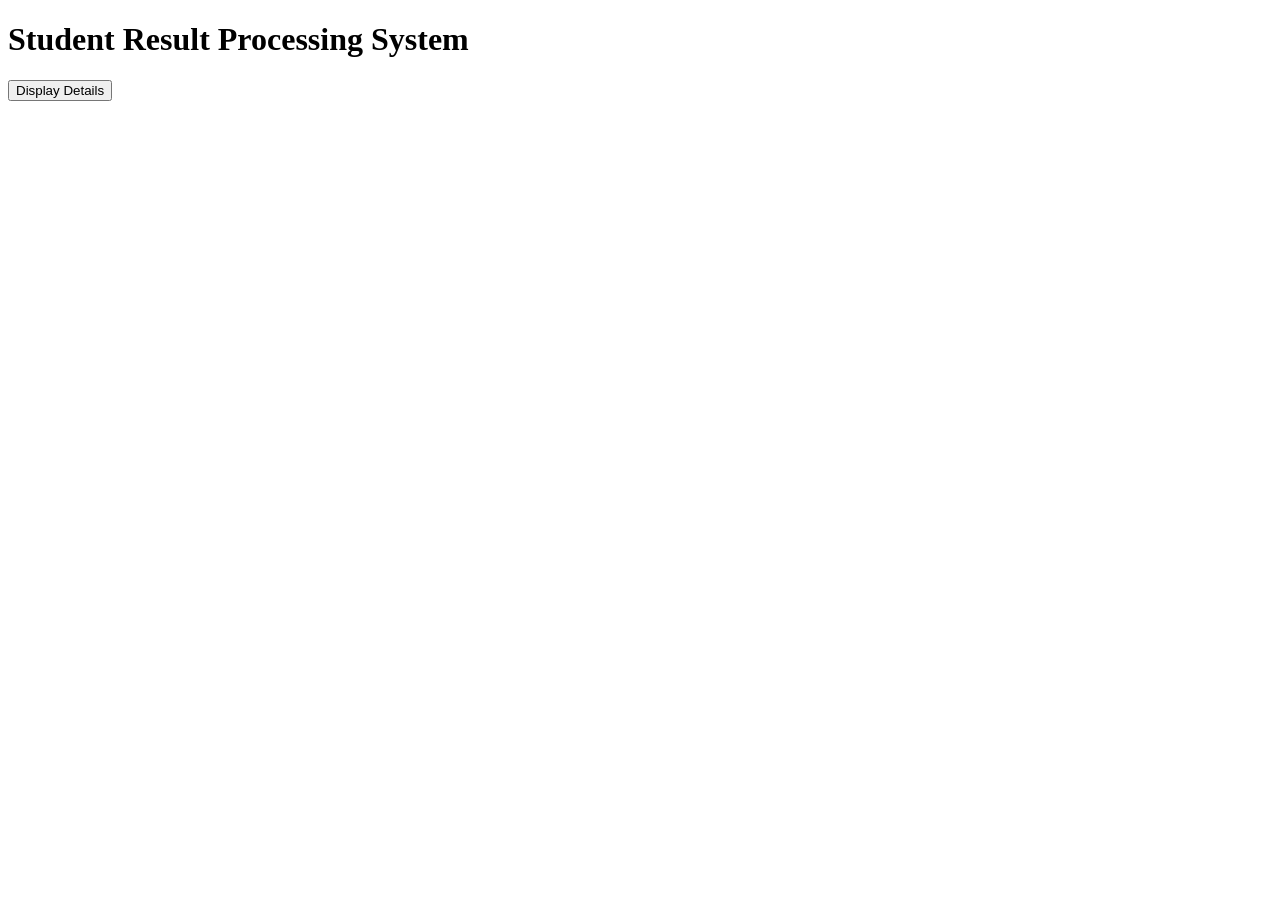
<file: StudentResult.html>
<!DOCTYPE html>
<html>
    <head></head>
    <body>
        <h1>Student Result Processing System</h1>
        <button onclick="DisplayDetails()">Display Details</button>
        <p id="output"></p>
        <script>
            class Student{
                constructor(name,...allmarks){
                    this.name=name;
                    this.allmarks=allmarks;
                }
                totalmarks=()=>{
                    const total=this.allmarks.reduce((sum,d)=>sum+d,0)
                    const average=total/this.allmarks.length;
                    return {total,average};
                  
                };
            }
            const DisplayDetails=()=>{
                const sem1=[100,90,80];
                const sem2=[78,90,45];
                const allmarks=[...sem1,...sem2];
                const student=new Student("Pranavi ",...allmarks);
                const{name,allmarks: marks}=student;
                const { total, average } = student.totalmarks(); 
                document.getElementById("output").innerHTML=`
                <p>Student Name:${name}</p>
                <p>Total Marks:${total}</p>
                <p>Average Marks:${average}</p>
            `;
            }
        </script>
    </body>
</html>
</file>
